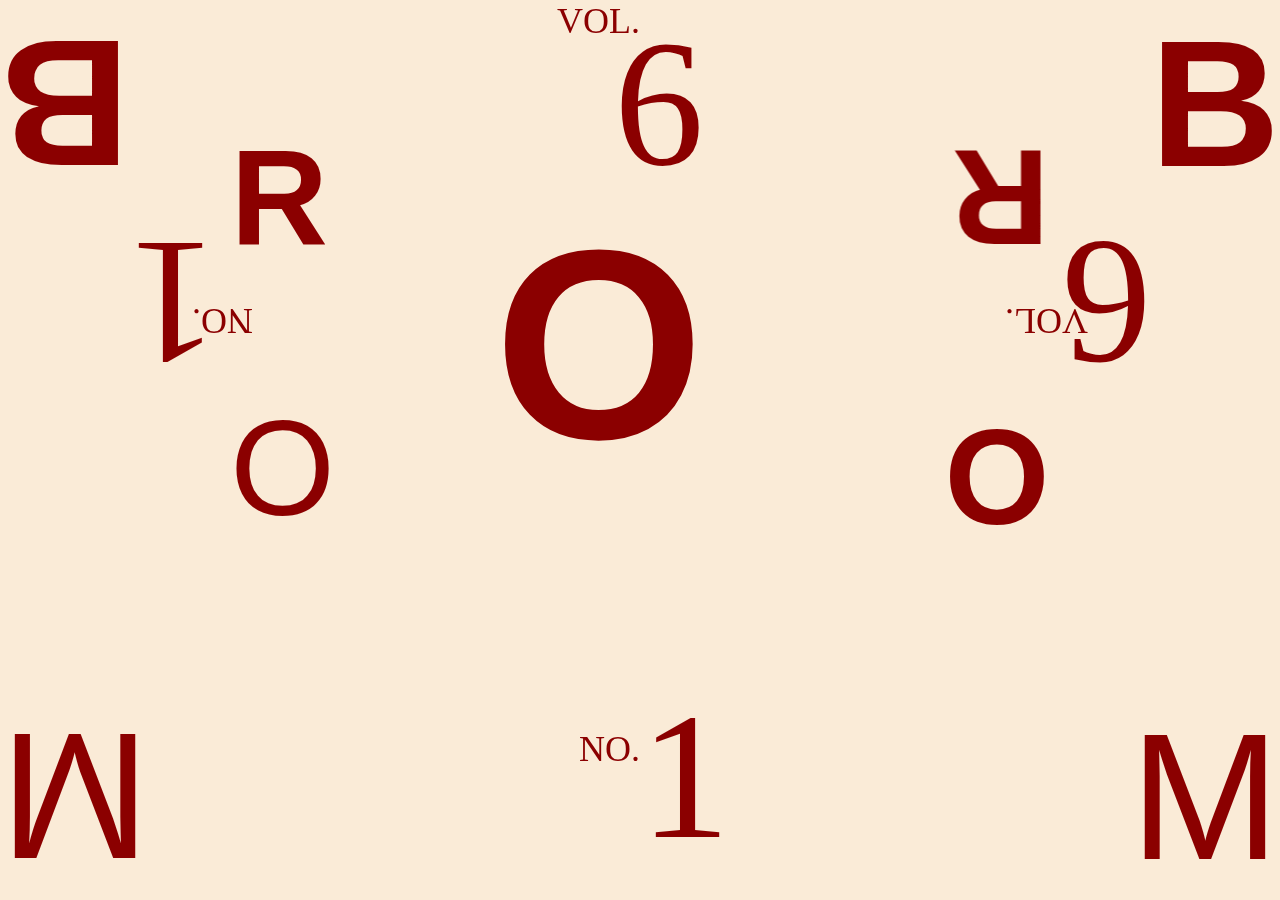
<file: index.html>
<!DOCTYPE html>
<html lang="en">
<head>
    <meta charset="UTF-8">
    <title>Broom</title>
    <!-- Tipografia -->
    <style type="text/css">
        *{
            margin: 0;
            padding: 0;
        }
        body{
            font-family: 'Maus', sans-serif;
            background-color: antiquewhite;
        }
        h2{
            transform: rotate(180deg);
            position: fixed;
            font-size: 20vh;
            top: 0;
            left: 0;
            color: darkred;
        }
        h1{
            position: absolute;
            font-size: 20vh;
            top: 0;
            right: 0;
            color: darkred;
        }
        h3{
            position: fixed;
            top: 120px;
            left: 18%;
            font-size: 15vh;
            color: darkred;
        }
        h4{
            transform: rotate(180deg);
            position: fixed;
            top: 120px;
            right: 18%;
            font-size: 15vh;
            color: darkred;
        }
        h5{
            position: fixed;
            top: 190px;
            right: 45%;
            font-size: 30vh;
            color: darkred;
        }
        h6{
            position: fixed;
            top: 400px;
            right: 18%;
            font-size: 15vh;
            color: darkred;
        }
        h7{
            transform: rotate(180deg);
            position: fixed;
            top: 390px;
            left: 18%;
            font-size: 15vh;
            color: darkred;
        }
        h8{
            transform: rotate(180deg);
            position: absolute;
            font-size: 20vh;
            bottom: 0;
            left: 0;
            color: darkred;
        }
        h9{
            position: fixed;
            font-size: 20vh;
            bottom: 0;
            right: 0;
            color: darkred;
        }
        div[title="vol_"]{
            position: absolute;
            top: 0;
            right: 50%;
            font-size: 4vh;
            font-family: serif;
            color: darkred;
        }
        h10{
            position: absolute;
            top: 0;
            right: 45%;
            font-size: 20vh;
            font-family: serif, bold;
            color: darkred;
        }
        div[title="vol_2"] p:first-child{
            transform: rotate(180deg);
            position: fixed;
            top: 300px;
            right: 15%;
            font-size: 4vh;
            font-family: serif;
            color: darkred;
        }
        div[title="vol_2"] p:last-child{
            transform: rotate(180deg);
            position: fixed;
            top: 200px;
            right: 10%;
            font-family: serif;
            color: darkred;
            font-size: 20vh;
        }
        div[title="NO_"] p:first-child{
            transform: rotate(180deg);
            position: fixed;
            top: 300px;
            left: 15%;
            font-size: 4vh;
            font-family: serif;
            color: darkred;
        }
        div[title="NO_"] p:last-child{
            transform: rotate(180deg);
            position: fixed;
            top: 200px;
            left: 10%;
            font-family: serif;
            color: darkred;
            font-size: 20vh;
        }
        div[title="NO_2"] p:first-child{
            position: fixed;
            bottom: 130px;
            right: 50%;
            font-size: 4vh;
            font-family: serif;
            color: darkred;
        }
        div[title="NO_2"] p:last-child{
            position: fixed;
            bottom: 20px;
            left: 50%;
            font-family: serif;
            color: darkred;
            font-size: 20vh;
        }
    </style>
</head>
<body>
    <h1>B</h1>
    <h2>B</h2>
    <h3>R</h3>
    <h4>R</h4>
    <h5>O</h5>
    <h6>O</h6>
    <h7>O</h7>
    <h8>M</h8>
    <h9>M</h9>
    <h10>6</h10>
    <div title="vol_">
        <p>VOL.</p>
<div title="vol_2">
    <p>VOL.</p>
    <p>6</p>
</div>
    <div title="NO_">
        <p>NO.</p>
        <p>1</p>
    </div>
    <div title="NO_2">
        <p>NO.</p>
        <p>1</p>
    </div>
    
    </div>
</body>
</html>
</file>
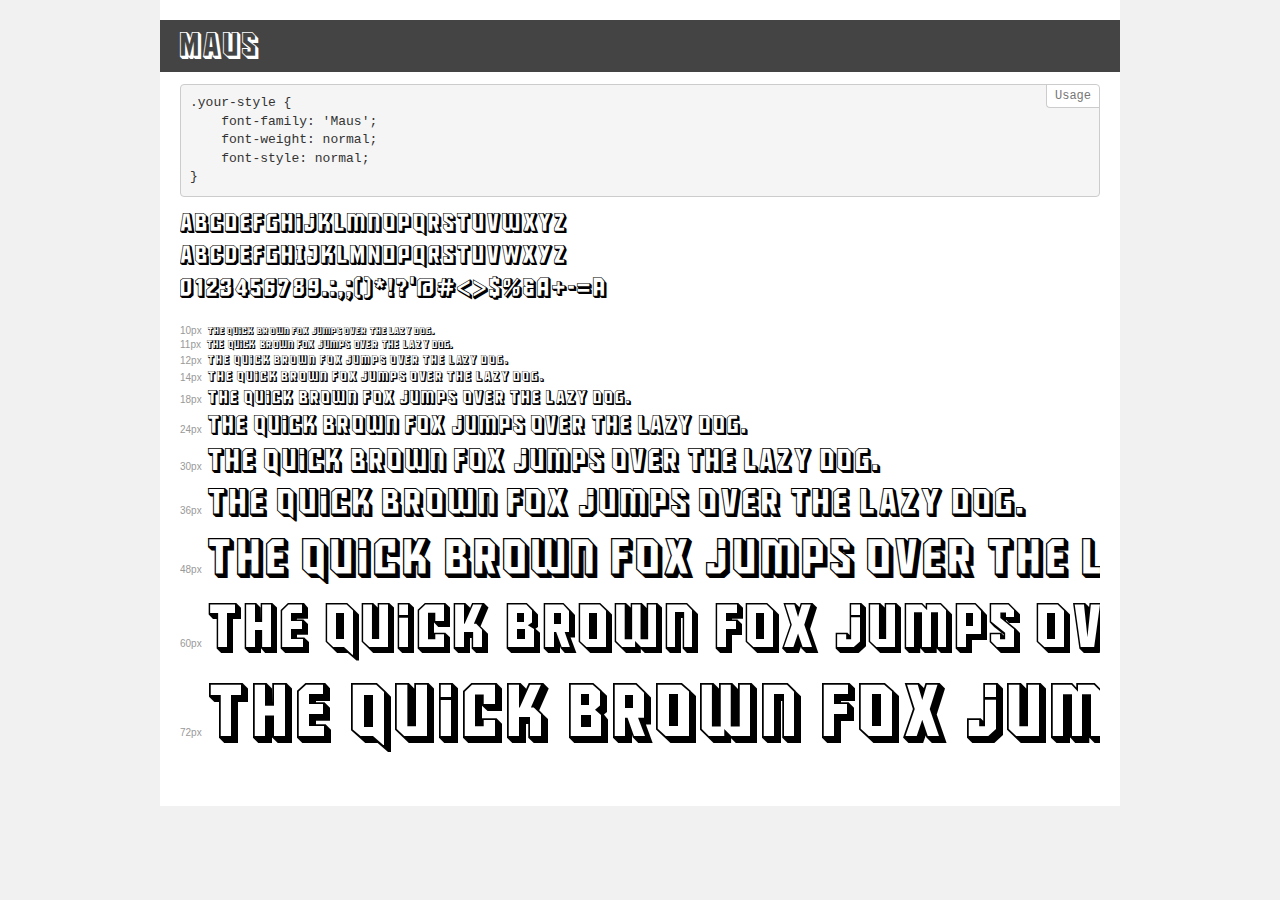
<file: fonts/demo.html>
<!DOCTYPE html>
<html>
<head>
    <meta charset="utf-8">
    <meta http-equiv="X-UA-Compatible" content="IE=edge">
    <meta name="viewport" content="width=device-width, initial-scale=1">
    <meta name="robots" content="noindex, noarchive">
    <meta name="format-detection" content="telephone=no">
    <title>Transfonter demo</title>
    <link href="stylesheet.css" rel="stylesheet">
    <style>
        /*
        http://meyerweb.com/eric/tools/css/reset/
        v2.0 | 20110126
        License: none (public domain)
        */
        html, body, div, span, applet, object, iframe,
        h1, h2, h3, h4, h5, h6, p, blockquote, pre,
        a, abbr, acronym, address, big, cite, code,
        del, dfn, em, img, ins, kbd, q, s, samp,
        small, strike, strong, sub, sup, tt, var,
        b, u, i, center,
        dl, dt, dd, ol, ul, li,
        fieldset, form, label, legend,
        table, caption, tbody, tfoot, thead, tr, th, td,
        article, aside, canvas, details, embed,
        figure, figcaption, footer, header, hgroup,
        menu, nav, output, ruby, section, summary,
        time, mark, audio, video {
            margin: 0;
            padding: 0;
            border: 0;
            font-size: 100%;
            font: inherit;
            vertical-align: baseline;
        }
        /* HTML5 display-role reset for older browsers */
        article, aside, details, figcaption, figure,
        footer, header, hgroup, menu, nav, section {
            display: block;
        }
        body {
            line-height: 1;
        }
        ol, ul {
            list-style: none;
        }
        blockquote, q {
            quotes: none;
        }
        blockquote:before, blockquote:after,
        q:before, q:after {
            content: '';
            content: none;
        }
        table {
            border-collapse: collapse;
            border-spacing: 0;
        }
        /* common styles */
        body {
            background: #f1f1f1;
            color: #000;
        }
        .page {
            background: #fff;
            width: 920px;
            margin: 0 auto;
            padding: 20px 20px 0 20px;
            overflow: hidden;
        }
        .font-container {
            overflow-x: auto;
            overflow-y: hidden;
            margin-bottom: 40px;
            line-height: 1.3;
            white-space: nowrap;
            padding-bottom: 5px;
        }
        h1 {
            position: relative;
            background: #444;
            font-size: 32px;
            color: #fff;
            padding: 10px 20px;
            margin: 0 -20px 12px -20px;
        }
        .letters {
            font-size: 25px;
            margin-bottom: 20px;
        }
        .s10:before {
            content: '10px';
        }
        .s11:before {
            content: '11px';
        }
        .s12:before {
            content: '12px';
        }
        .s14:before {
            content: '14px';
        }
        .s18:before {
            content: '18px';
        }
        .s24:before {
            content: '24px';
        }
        .s30:before {
            content: '30px';
        }
        .s36:before {
            content: '36px';
        }
        .s48:before {
            content: '48px';
        }
        .s60:before {
            content: '60px';
        }
        .s72:before {
            content: '72px';
        }
        .s10:before, .s11:before, .s12:before, .s14:before,
        .s18:before, .s24:before, .s30:before, .s36:before,
        .s48:before, .s60:before, .s72:before {
            font-family: Arial, sans-serif;
            font-size: 10px;
            font-weight: normal;
            font-style: normal;
            color: #999;
            padding-right: 6px;
        }
        pre {
            display: block;
            position: relative;
            padding: 9px;
            margin: 0 0 10px;
            font-family: Monaco, Menlo, Consolas, "Courier New", monospace !important;
            font-size: 13px;
            line-height: 1.428571429;
            color: #333;
            font-weight: normal !important;
            font-style: normal !important;
            background-color: #f5f5f5;
            border: 1px solid #ccc;
            overflow-x: auto;
            border-radius: 4px;
        }
        pre:after {
            display: block;
            position: absolute;
            right: 0;
            top: 0;
            content: 'Usage';
            line-height: 1;
            padding: 5px 8px;
            font-size: 12px;
            color: #767676;
            background-color: #fff;
            border: 1px solid #ccc;
            border-right: none;
            border-top: none;
            border-radius: 0 4px 0 4px;
            z-index: 10;
        }
        /* responsive */
        @media (max-width: 959px) {
            .page {
                width: auto;
                margin: 0;
            }
        }
    </style>
</head>
<body>
<div class="page">
    <div class="demo" style="font-family: 'Maus'; font-weight: normal; font-style: normal;">
        <h1>Maus</h1>
        <pre>.your-style {
    font-family: 'Maus';
    font-weight: normal;
    font-style: normal;
}</pre>
        <div class="font-container">
            <p class="letters">
                abcdefghijklmnopqrstuvwxyz<br>
ABCDEFGHIJKLMNOPQRSTUVWXYZ<br>
                0123456789.:,;()*!?'@#<>$%&^+-=~
            </p>
            <p class="s10" style="font-size: 10px;">The quick brown fox jumps over the lazy dog.</p>
            <p class="s11" style="font-size: 11px;">The quick brown fox jumps over the lazy dog.</p>
            <p class="s12" style="font-size: 12px;">The quick brown fox jumps over the lazy dog.</p>
            <p class="s14" style="font-size: 14px;">The quick brown fox jumps over the lazy dog.</p>
            <p class="s18" style="font-size: 18px;">The quick brown fox jumps over the lazy dog.</p>
            <p class="s24" style="font-size: 24px;">The quick brown fox jumps over the lazy dog.</p>
            <p class="s30" style="font-size: 30px;">The quick brown fox jumps over the lazy dog.</p>
            <p class="s36" style="font-size: 36px;">The quick brown fox jumps over the lazy dog.</p>
            <p class="s48" style="font-size: 48px;">The quick brown fox jumps over the lazy dog.</p>
            <p class="s60" style="font-size: 60px;">The quick brown fox jumps over the lazy dog.</p>
            <p class="s72" style="font-size: 72px;">The quick brown fox jumps over the lazy dog.</p>
        </div>
    </div>
</div>
</body>
</html>
</file>
<file: fonts/stylesheet.css>
@font-face {
    font-family: 'Maus';
    src: url('Maus.eot');
    src: url('Maus.eot?#iefix') format('embedded-opentype'),
        url('Maus.woff2') format('woff2'),
        url('Maus.woff') format('woff'),
        url('Maus.ttf') format('truetype'),
        url('Maus.svg#Maus') format('svg');
    font-weight: normal;
    font-style: normal;
}
</file>
